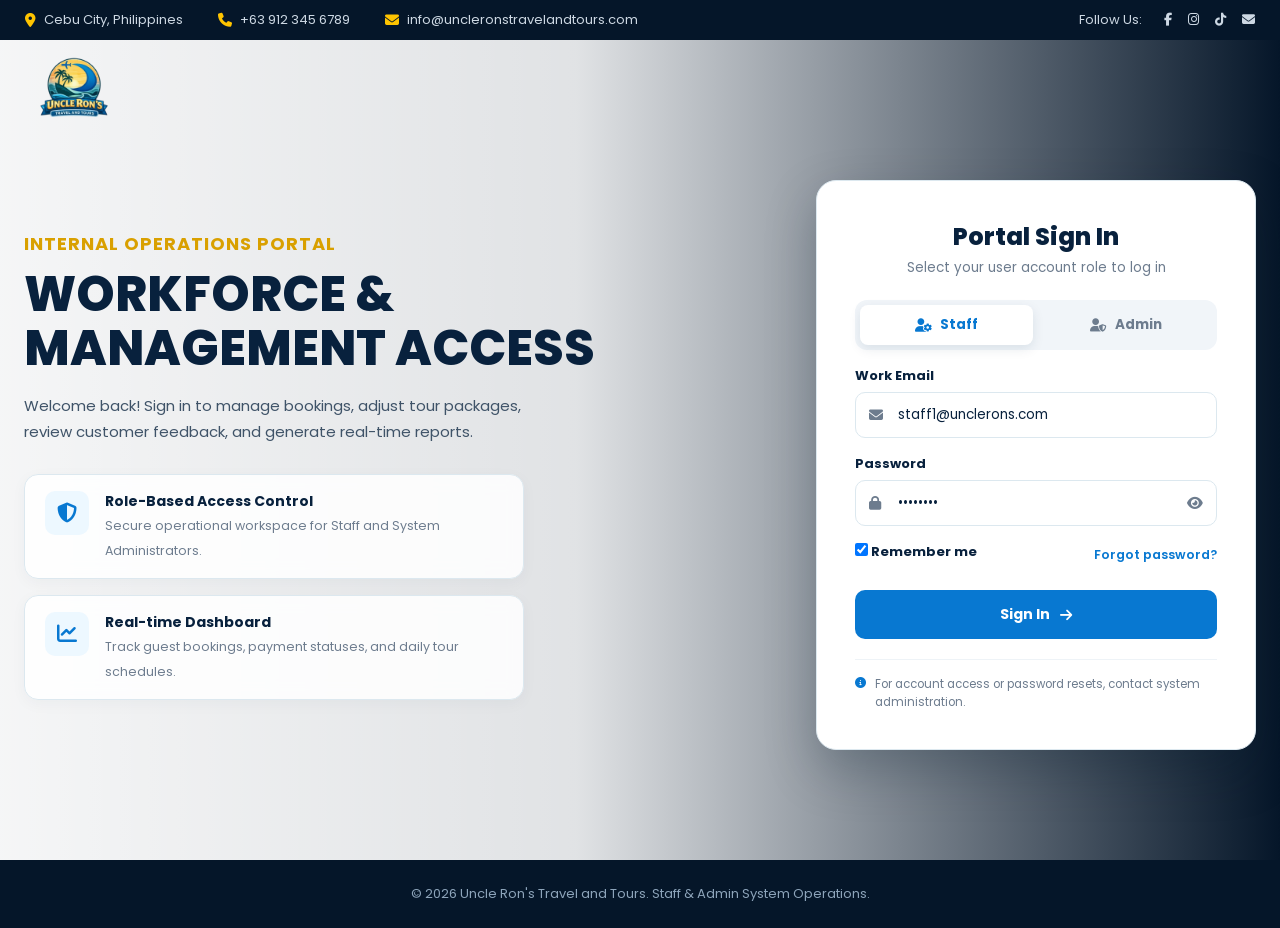
<file: login.html>
<!DOCTYPE html>
<html lang="en">

<head>
    <meta charset="UTF-8">
    <meta name="viewport" content="width=device-width, initial-scale=1.0">

    <title>Login Portal | Uncle Ron's Travel & Tours</title>

    <!-- Google Font -->
    <link href="https://fonts.googleapis.com/css2?family=Poppins:wght@300;400;500;600;700;800&display=swap" rel="stylesheet">

    <!-- Font Awesome -->
    <link rel="stylesheet" href="https://cdnjs.cloudflare.com/ajax/libs/font-awesome/6.6.0/css/all.min.css">

    <!-- Favicon -->
    <link rel="icon" type="image/png" sizes="48x48" href="images/favicon-48.png">

    <!-- Stylesheet -->
    <link rel="stylesheet" href="css/login.css">
</head>

<body class="portal-body">

    <!-- Topbar -->
    <div class="topbar">
        <div class="topbar-left">
            <span><i class="fa-solid fa-location-dot"></i> Cebu City, Philippines</span>
            <span><i class="fa-solid fa-phone"></i> +63 912 345 6789</span>
            <span><i class="fa-solid fa-envelope"></i> info@uncleronstravelandtours.com</span>
        </div>
        <div class="topbar-right">
            <span class="follow-label">Follow Us:</span>
            <a href="#"><i class="fa-brands fa-facebook-f"></i></a>
            <a href="#"><i class="fa-brands fa-instagram"></i></a>
            <a href="#"><i class="fa-brands fa-tiktok"></i></a>
            <a href="#"><i class="fa-solid fa-envelope"></i></a>
        </div>
    </div>

    <!-- Header / Navbar -->
    <header class="header-transparent">
        <div class="container navbar">
            <div class="logo">
                <a href="index.html">
                    <img src="images/Uncle_rons_logo-removebg-preview.png" alt="Uncle Ron's Logo">
                </a>
            </div>
        </div>
    </header>

    <!-- Portal Landing Hero Section -->
    <section class="portal-hero">
        <div class="overlay"></div>

        <div class="container portal-hero-container">

            <!-- Hero Text Side -->
            <div class="portal-hero-text">
                <span class="sub-title">Internal Operations Portal</span>
                <h1>WORKFORCE & MANAGEMENT ACCESS</h1>
                <p>Welcome back! Sign in to manage bookings, adjust tour packages, review customer feedback, and generate real-time reports.</p>

                <div class="portal-features-list">
                    <div class="portal-feature-item">
                        <i class="fa-solid fa-shield-halved"></i>
                        <div>
                            <strong>Role-Based Access Control</strong>
                            <span>Secure operational workspace for Staff and System Administrators.</span>
                        </div>
                    </div>
                    <div class="portal-feature-item">
                        <i class="fa-solid fa-chart-line"></i>
                        <div>
                            <strong>Real-time Dashboard</strong>
                            <span>Track guest bookings, payment statuses, and daily tour schedules.</span>
                        </div>
                    </div>
                </div>
            </div>

            <!-- Login Card Side -->
            <div class="portal-card-wrapper">
                <div class="portal-card">

                    <div class="portal-card-header">
                        <center><h2>Portal Sign In</h2></center>
                        <center><p>Select your user account role to log in</p></center>
                    </div>

                    <!-- Role Selector Pills -->
                    <div class="portal-role-tabs">
                        <button type="button" class="role-tab active" data-role="staff" onclick="switchRole('staff')">
                            <i class="fa-solid fa-user-gear"></i> Staff
                        </button>
                        <button type="button" class="role-tab" data-role="admin" onclick="switchRole('admin')">
                            <i class="fa-solid fa-user-shield"></i> Admin
                        </button>
                    </div>

                    <!-- Form -->
                    <form class="portal-login-form" id="portalLoginForm" onsubmit="handlePortalLogin(event)">
                        
                        <div class="form-group">
                            <label for="portalEmail">Work Email</label>
                            <div class="input-with-icon">
                                <i class="fa-solid fa-envelope"></i>
                                <input type="email" id="portalEmail" placeholder="e.g. staff1@unclerons.com" value="staff1@unclerons.com" required>
                            </div>
                        </div>

                        <div class="form-group">
                            <label for="portalPassword">Password</label>
                            <div class="input-with-icon">
                                <i class="fa-solid fa-lock"></i>
                                <input type="password" id="portalPassword" placeholder="Enter password" value="staff123" required>
                                <button type="button" class="password-toggle" onclick="togglePasswordVisibility()">
                                    <i class="fa-solid fa-eye" id="eyeIcon"></i>
                                </button>
                            </div>
                        </div>

                        <div class="form-extras">
                            <label class="remember-me">
                                <input type="checkbox" id="rememberMe" checked> Remember me
                            </label>
                            <!-- Forgot Password Link with ID to toggle visibility -->
                            <a href="javascript:void(0)" class="forgot-link" id="forgotPasswordLink" onclick="openForgotModal()">Forgot password?</a>
                        </div>

                        <button type="submit" class="portal-submit-btn" id="loginSubmitBtn">
                            Sign In<i class="fa-solid fa-arrow-right"></i>
                        </button>

                    </form>

                    <div class="portal-card-footer">
                        <i class="fa-solid fa-circle-info"></i> For account access or password resets, contact system administration.
                    </div>

                </div>
            </div>

        </div>
    </section>

    <!-- FORGOT PASSWORD MODAL -->
    <div class="modal-overlay" id="forgotModal" hidden>
        <div class="modal-card">
            <button type="button" class="modal-close-btn" onclick="closeForgotModal()">&times;</button>
            <div class="modal-icon warning">
                <i class="fa-solid fa-circle-info"></i>
            </div>
            <h3>Forgot Password?</h3>
            <p>If you forgot your password, please contact your system administrator to request a password reset.</p>
            <button type="button" class="modal-primary-btn" onclick="closeForgotModal()">Got it</button>
        </div>
    </div>

    <!-- Footer -->
    <footer>
        <div class="container footer-bottom">
            <p>© 2026 Uncle Ron's Travel and Tours. Staff & Admin System Operations.</p>
        </div>
    </footer>

    <!-- Interactive Script -->
    <script>
        let selectedRole = 'staff';

        const accounts = {
            staff: {
                email: 'staff1@unclerons.com',
                password: 'staff123',
                redirect: 'index.html'
            },
            admin: {
                email: 'admin@unclerons.com',
                password: 'admin123',
                redirect: 'index.html'
            }
        };

        function switchRole(role) {
            selectedRole = role;
            
            document.querySelectorAll('.role-tab').forEach(tab => {
                tab.classList.toggle('active', tab.dataset.role === role);
            });

            const emailInput = document.getElementById('portalEmail');
            const passInput = document.getElementById('portalPassword');
            const submitBtn = document.getElementById('loginSubmitBtn');
            const forgotLink = document.getElementById('forgotPasswordLink');

            if (role === 'staff') {
                emailInput.value = accounts.staff.email;
                passInput.value = accounts.staff.password;
                submitBtn.innerHTML = 'Sign In as Staff <i class="fa-solid fa-arrow-right"></i>';
                // Show forgot password link for staff
                forgotLink.style.display = 'inline';
            } else {
                emailInput.value = accounts.admin.email;
                passInput.value = accounts.admin.password;
                submitBtn.innerHTML = 'Sign In as Admin <i class="fa-solid fa-user-shield"></i>';
                // Hide forgot password link/modal trigger for admin
                forgotLink.style.display = 'none';
                closeForgotModal(); // ensure modal is closed if open
            }
        }

        function togglePasswordVisibility() {
            const passInput = document.getElementById('portalPassword');
            const eyeIcon = document.getElementById('eyeIcon');

            if (passInput.type === 'password') {
                passInput.type = 'text';
                eyeIcon.classList.replace('fa-eye', 'fa-eye-slash');
            } else {
                passInput.type = 'password';
                eyeIcon.classList.replace('fa-eye-slash', 'fa-eye');
            }
        }

        function handlePortalLogin(e) {
            e.preventDefault();
            window.location.href = accounts[selectedRole].redirect;
        }

        /* Modal Functions */
        function openForgotModal() {
            if (selectedRole === 'staff') {
                document.getElementById('forgotModal').hidden = false;
            }
        }

        function closeForgotModal() {
            document.getElementById('forgotModal').hidden = true;
        }

        document.getElementById('forgotModal').addEventListener('click', function(e) {
            if (e.target === this) {
                closeForgotModal();
            }
        });
    </script>
</body>

</html>
</file>
<file: css/login.css>
@import url('https://fonts.googleapis.com/css2?family=Poppins:wght@300;400;500;600;700;800&display=swap');

:root {
    --navy: #08213d;
    --navy-dark: #051629;
    --blue: #0878d1;
    --yellow: #ffc400;
    --text: #10233b;
    --muted: #6d7c8e;
    --light-blue: #edf8ff;
    --border: #dce8ef;
    --white: #ffffff;
}

* {
    margin: 0;
    padding: 0;
    box-sizing: border-box;
}

body.portal-body {
    font-family: "Poppins", sans-serif;
    background-color: var(--navy-dark);
    color: var(--text);
    min-height: 100vh;
    display: flex;
    flex-direction: column;
    justify-content: space-between;
}

.container {
    width: min(1700px, calc(100% - 48px));
    margin: 0 auto;
}

/* ================= TOPBAR ================= */

.topbar {
    position: absolute;
    top: 0;
    left: 0;
    width: 100%;
    height: 40px;
    background: var(--navy-dark);
    color: #cdd8e3;
    font-size: 13px;
    padding: 0 25px;
    display: flex;
    justify-content: space-between;
    align-items: center;
    z-index: 101;
}

.topbar-left span {
    margin-right: 32px;
    display: inline-flex;
    align-items: center;
}

.topbar-left i {
    margin-right: 8px;
    color: var(--yellow);
    font-size: 14px;
}

.topbar-right {
    display: flex;
    align-items: center;
    gap: 16px;
}

.follow-label {
    margin-right: 6px;
    color: #cdd8e3;
}

.topbar-right a {
    color: #cdd8e3;
    text-decoration: none;
    transition: color 0.2s ease;
}

.topbar-right a:hover {
    color: var(--yellow);
}

/* ================= HEADER & NAVBAR ================= */

header.header-transparent {
    position: absolute;
    top: 40px;
    left: 0;
    width: 100%;
    height: 100px;
    z-index: 100;
    background: transparent;
}

.navbar {
    height: 100%;
    display: flex;
    align-items: center;
    justify-content: space-between;
}

.logo img {
    max-height: 110px;
    width: auto;
    object-fit: contain;
    padding-top: 10px;
}

nav ul {
    display: flex;
    align-items: center;
    gap: 28px;
    list-style: none;
}

nav ul li a {
    color: #ffffff;
    font-size: 14px;
    font-weight: 700;
    letter-spacing: 0.5px;
    text-transform: uppercase;
    text-decoration: none;
    padding: 10px 0;
    transition: color 0.3s ease;
}

nav ul li a:hover {
    color: var(--yellow);
}

.book-btn {
    padding: 12px 24px;
    background: linear-gradient(135deg, #ffc400, #ffd744);
    color: #08213d;
    text-transform: uppercase;
    font-size: 12px;
    font-weight: 800;
    letter-spacing: 0.5px;
    border-radius: 12px;
    text-decoration: none;
    display: inline-flex;
    align-items: center;
    transition: transform 0.25s ease, box-shadow 0.25s ease;
}

.book-btn:hover {
    transform: translateY(-2px);
    box-shadow: 0 10px 20px rgba(255, 196, 0, 0.3);
}

/* ================= PORTAL HERO SECTION ================= */

.portal-hero {
    position: relative;
    min-height: calc(100vh - 40px);
    display: flex;
    align-items: center;
    padding-top: 150px;
    padding-bottom: 80px;
    background: linear-gradient(
        90deg,
        rgba(255, 255, 255, 0.96) 0%,
        rgba(255, 255, 255, 0.88) 45%,
        rgba(5, 22, 41, 0.85) 100%
    );
}

.portal-hero-container {
    display: grid;
    grid-template-columns: 1.1fr 0.9fr;
    gap: 60px;
    align-items: center;
    z-index: 2;
}

/* Hero Text */
.portal-hero-text .sub-title {
    color: #d9a000;
    font-size: 18px;
    font-weight: 700;
    text-transform: uppercase;
    letter-spacing: 1px;
}

.portal-hero-text h1 {
    color: var(--navy);
    font-size: clamp(32px, 3.8vw, 52px);
    line-height: 1.12;
    font-weight: 800;
    margin: 10px 0 18px;
}

.portal-hero-text p {
    color: #3f5368;
    font-size: 15px;
    line-height: 1.7;
    margin-bottom: 30px;
    max-width: 520px;
}

.portal-features-list {
    display: flex;
    flex-direction: column;
    gap: 16px;
    max-width: 500px;
}

.portal-feature-item {
    display: flex;
    align-items: flex-start;
    gap: 16px;
    background: rgba(255, 255, 255, 0.85);
    border: 1px solid var(--border);
    backdrop-filter: blur(8px);
    padding: 16px 20px;
    border-radius: 14px;
    box-shadow: 0 4px 15px rgba(9, 45, 74, 0.04);
}

.portal-feature-item i {
    font-size: 20px;
    color: var(--blue);
    background: var(--light-blue);
    width: 44px;
    height: 44px;
    border-radius: 10px;
    display: flex;
    align-items: center;
    justify-content: center;
    flex-shrink: 0;
}

.portal-feature-item strong {
    display: block;
    color: var(--navy);
    font-size: 14px;
}

.portal-feature-item span {
    color: var(--muted);
    font-size: 12.5px;
    line-height: 1.4;
}

/* Card Section */
.portal-card-wrapper {
    display: flex;
    justify-content: flex-end;
}

.portal-card {
    background: #ffffff;
    border: 1px solid var(--border);
    border-radius: 20px;
    padding: 38px;
    width: 100%;
    max-width: 440px;
    box-shadow: 0 20px 50px rgba(5, 22, 41, 0.25);
}

.portal-card-header h2 {
    color: var(--navy);
    font-size: 24px;
    font-weight: 800;
    margin-bottom: 4px;
}

.portal-card-header p {
    color: var(--muted);
    font-size: 13.5px;
    margin-bottom: 22px;
}

/* Role Tabs */
.portal-role-tabs {
    display: flex;
    background: #f1f5f9;
    padding: 5px;
    border-radius: 12px;
    gap: 6px;
    margin-bottom: 16px;
}

.role-tab {
    flex: 1;
    border: none;
    background: transparent;
    padding: 10px;
    border-radius: 8px;
    font-size: 13.5px;
    font-weight: 700;
    color: var(--muted);
    cursor: pointer;
    transition: all 0.25s ease;
    display: flex;
    align-items: center;
    justify-content: center;
    gap: 8px;
    font-family: inherit;
}

.role-tab.active {
    background: #ffffff;
    color: var(--blue);
    box-shadow: 0 4px 12px rgba(9, 45, 74, 0.1);
}

/* DEMO ACCOUNTS BOX */
.demo-accounts-box {
    background: var(--light-blue);
    border: 1px dashed var(--blue);
    border-radius: 10px;
    padding: 12px 14px;
    margin-bottom: 20px;
    cursor: pointer;
    transition: background 0.2s ease;
}

.demo-accounts-box:hover {
    background: #e1f0fc;
}

.demo-badge {
    display: inline-flex;
    align-items: center;
    gap: 5px;
    background: var(--blue);
    color: #ffffff;
    font-size: 10.5px;
    font-weight: 700;
    text-transform: uppercase;
    padding: 2px 8px;
    border-radius: 4px;
    margin-bottom: 6px;
}

.demo-accounts-box p {
    font-size: 12px;
    font-weight: 700;
    color: var(--navy);
    margin-bottom: 2px;
}

.demo-accounts-box small {
    display: block;
    font-size: 11.5px;
    color: var(--muted);
}

.demo-accounts-box small b {
    color: var(--navy);
}

/* Form Controls */
.portal-login-form .form-group {
    margin-bottom: 16px;
}

.portal-login-form label {
    display: block;
    color: var(--navy);
    font-size: 13px;
    font-weight: 700;
    margin-bottom: 6px;
}

.input-with-icon {
    position: relative;
    display: flex;
    align-items: center;
}

.input-with-icon > i {
    position: absolute;
    left: 14px;
    color: var(--muted);
    font-size: 14px;
}

.input-with-icon input {
    width: 100%;
    padding: 12px 14px 12px 42px;
    border: 1px solid var(--border);
    border-radius: 10px;
    font-size: 13.5px;
    font-family: inherit;
    color: var(--navy);
    outline: none;
    transition: border-color 0.2s ease, box-shadow 0.2s ease;
}

.input-with-icon input:focus {
    border-color: var(--blue);
    box-shadow: 0 0 0 3px rgba(8, 120, 209, 0.12);
}

.password-toggle {
    position: absolute;
    right: 14px;
    background: none;
    border: none;
    color: var(--muted);
    cursor: pointer;
    font-size: 14px;
}

.form-extras {
    display: flex;
    align-items: center;
    justify-content: space-between;
    font-size: 12.5px;
    margin-bottom: 22px;
}

.remember-me {
    color: var(--muted);
    display: flex;
    align-items: center;
    gap: 6px;
    cursor: pointer;
}

.forgot-link {
    color: var(--blue);
    text-decoration: none;
    font-weight: 600;
}

.forgot-link:hover {
    text-decoration: underline;
}

.portal-submit-btn {
    width: 100%;
    padding: 14px;
    border: none;
    border-radius: 10px;
    background: var(--blue);
    color: #ffffff;
    font-size: 14px;
    font-weight: 700;
    font-family: inherit;
    cursor: pointer;
    display: flex;
    align-items: center;
    justify-content: center;
    gap: 10px;
    transition: background 0.25s ease, transform 0.25s ease;
}

.portal-submit-btn:hover {
    background: var(--navy);
    transform: translateY(-2px);
}

.portal-card-footer {
    margin-top: 20px;
    padding-top: 16px;
    border-top: 1px solid #eef3f7;
    color: var(--muted);
    font-size: 11.5px;
    line-height: 1.5;
    display: flex;
    align-items: flex-start;
    gap: 8px;
}

.portal-card-footer i {
    color: var(--blue);
    margin-top: 2px;
}

/* ================= FOOTER ================= */

footer {
    background: var(--navy-dark);
    padding: 24px 0;
}

.footer-bottom {
    text-align: center;
    font-size: 13px;
    color: #8da4ba;
}

/* ================= FORGOT PASSWORD MODAL ================= */

.modal-overlay {
    position: fixed;
    inset: 0;
    background: rgba(5, 22, 41, 0.6);
    backdrop-filter: blur(4px);
    display: grid;
    place-items: center;
    z-index: 999;
    padding: 20px;
}

.modal-overlay[hidden] {
    display: none !important;
}

.modal-card {
    position: relative;
    background: #ffffff;
    width: 100%;
    max-width: 440px;
    border-radius: 18px;
    padding: 32px 28px;
    text-align: center;
    box-shadow: 0 20px 50px rgba(5, 22, 41, 0.3);
    animation: modalPop 0.22s cubic-bezier(0.16, 1, 0.3, 1);
}

@keyframes modalPop {
    0% { opacity: 0; transform: scale(0.95) translateY(10px); }
    100% { opacity: 1; transform: scale(1) translateY(0); }
}

.modal-close-btn {
    position: absolute;
    top: 16px;
    right: 18px;
    background: transparent;
    border: none;
    font-size: 24px;
    color: var(--muted);
    cursor: pointer;
    line-height: 1;
    transition: color 0.2s ease;
}

.modal-close-btn:hover {
    color: var(--navy);
}

.modal-icon {
    width: 52px;
    height: 52px;
    border-radius: 50%;
    display: flex;
    align-items: center;
    justify-content: center;
    margin: 0 auto 16px;
    font-size: 24px;
}

.modal-icon.warning {
    background: #edf8ff;
    color: var(--blue);
}

.modal-card h3 {
    color: var(--navy);
    font-size: 20px;
    font-weight: 800;
    margin-bottom: 10px;
}

.modal-card p {
    color: #4a5d73;
    font-size: 14px;
    line-height: 1.6;
    margin-bottom: 24px;
}

.modal-primary-btn {
    width: 100%;
    padding: 12px;
    border: none;
    border-radius: 10px;
    background: var(--blue);
    color: #ffffff;
    font-size: 14px;
    font-weight: 700;
    font-family: inherit;
    cursor: pointer;
    transition: background 0.2s ease;
}

.modal-primary-btn:hover {
    background: var(--navy);
}

/* ================= RESPONSIVE ================= */

@media (max-width: 992px) {
    .portal-hero-container {
        grid-template-columns: 1fr;
        gap: 40px;
    }

    .portal-card-wrapper {
        justify-content: center;
    }

    .portal-card {
        max-width: 100%;
    }

    .topbar {
        display: none;
    }

    header.header-transparent {
        top: 0;
    }

    .portal-hero {
        padding-top: 110px;
    }
}
</file>
